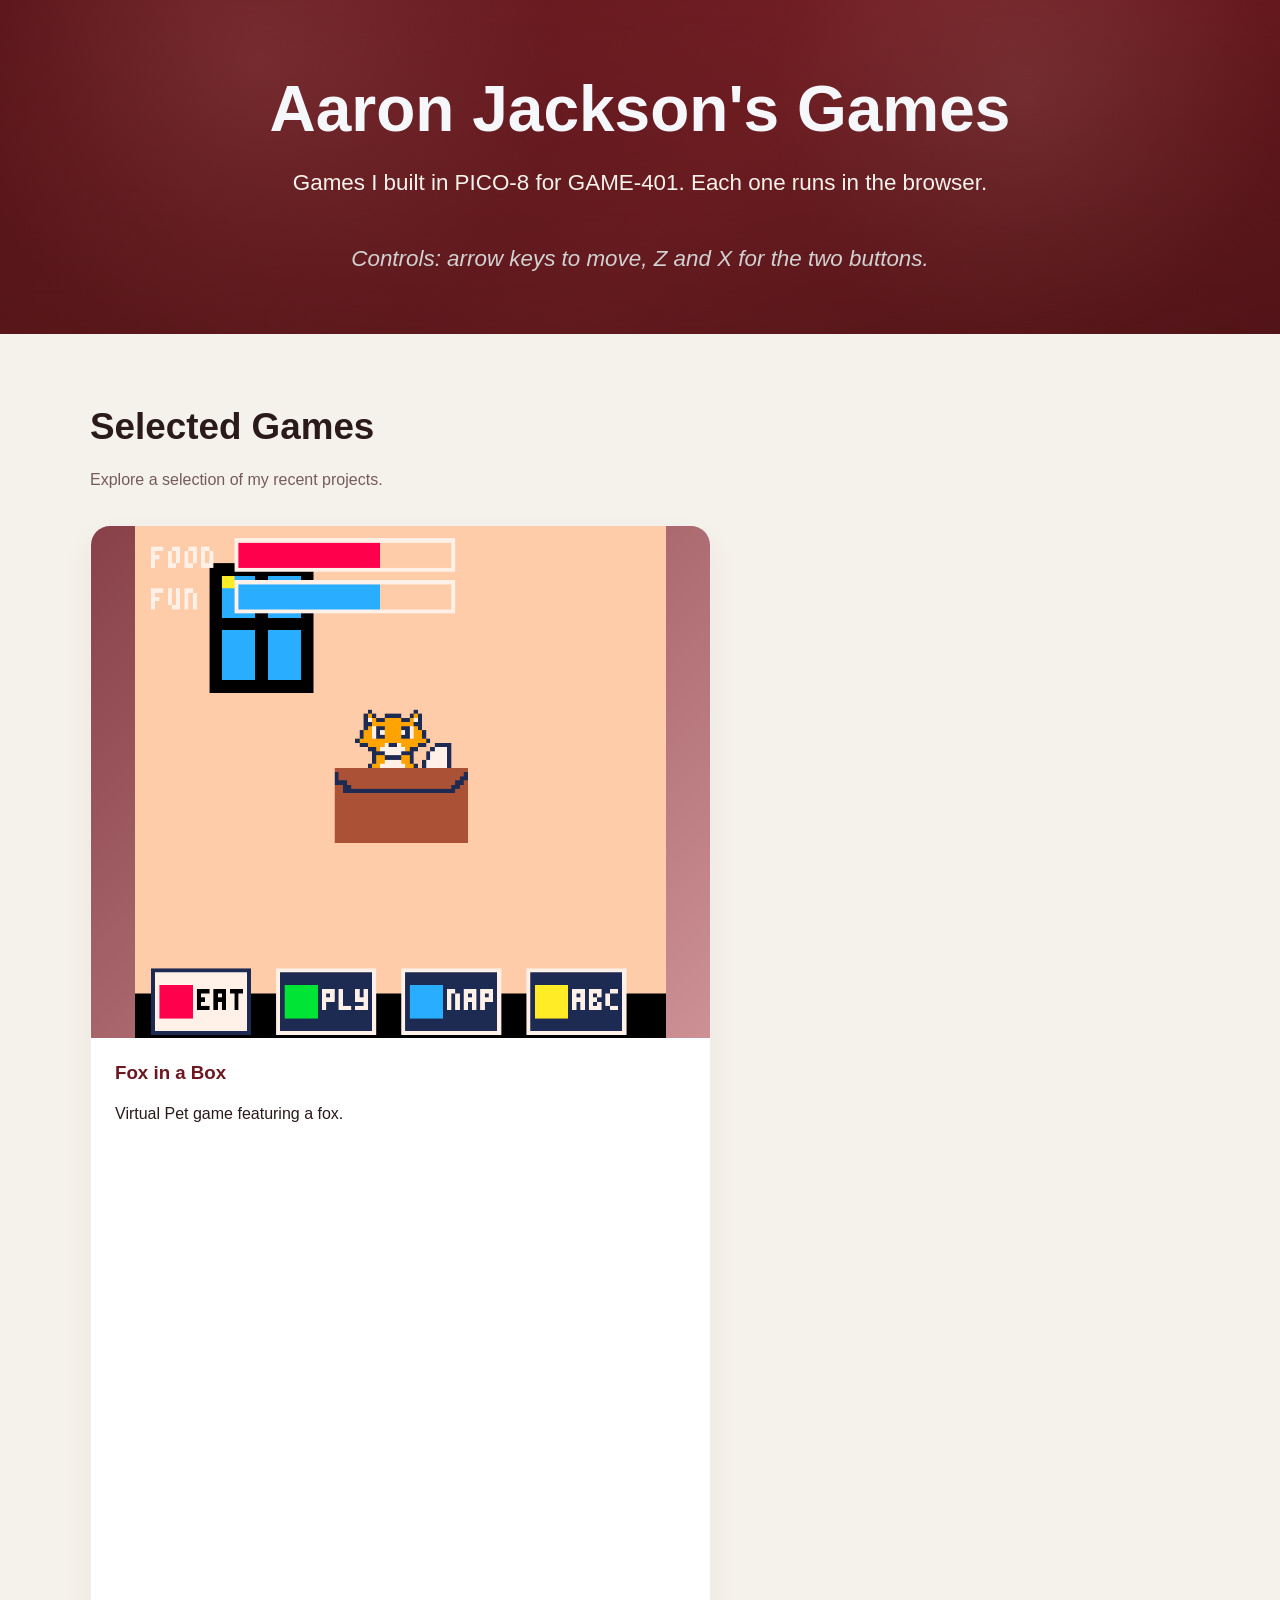
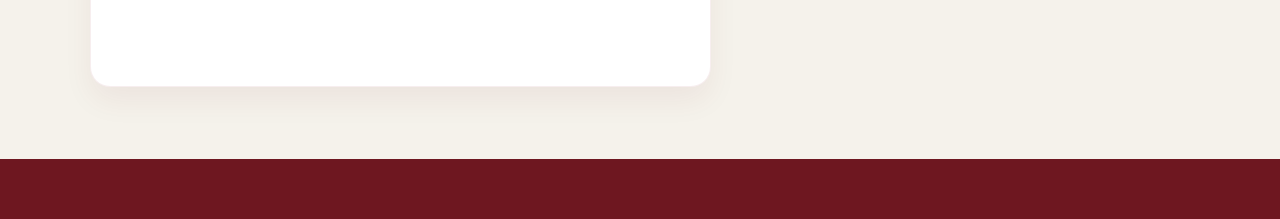
<file: index.html>
<!DOCTYPE html>
<html lang="en">
<head>
  <meta charset="UTF-8" />
  <meta name="viewport" content="width=device-width, initial-scale=1.0" />
  <title>Aaron Jackson's Game Portfolio</title>

  <style>
    * {
      box-sizing: border-box;
    }

    html {
      scroll-behavior: smooth;
    }

    :root {
      --color-primary: #6e1720;
      --color-primary-2: #9e2b34;
      --color-primary-3: #f3c6c6;
      --color-cream: #f5f2eb;
      --color-text: #2b1a1a;
    }

    body {
      margin: 0;
      color: var(--color-text);
      font-family: Arial, Helvetica, sans-serif;
      background:
        radial-gradient(circle at top, rgba(255, 255, 255, 0.25), transparent 30%),
        linear-gradient(180deg, var(--color-primary) 0%, var(--color-cream) 28%, var(--color-cream) 72%, var(--color-primary) 100%);
    }

    a {
      color: inherit;
      text-decoration: none;
    }

    .container {
      width: min(1100px, 92%);
      margin: 0 auto;
    }

    .topbar {
      position: sticky;
      top: 0;
      z-index: 10;
      background: rgba(110, 23, 32, 0.96);
      border-bottom: 1px solid rgba(255, 255, 255, 0.12);
    }

    .nav-bar {
      min-height: 72px;
      display: flex;
      align-items: center;
      justify-content: center;
    }

    .nav-links {
      display: flex;
      flex-wrap: wrap;
      justify-content: center;
      gap: 18px;
      margin: 0;
      padding: 0;
      list-style: none;
    }

    .nav-links a {
      color: var(--color-cream);
      font-size: 0.95rem;
    }

    .nav-links a:hover,
    .game-card a:hover {
      text-decoration: underline;
    }

    .hero {
      padding: 72px 0 56px;
      text-align: center;
      background:
        linear-gradient(rgba(70, 18, 20, 0.5), rgba(70, 18, 20, 0.7)),
        radial-gradient(circle at 20% 20%, rgba(255, 150, 150, 0.36), transparent 28%),
        radial-gradient(circle at 80% 30%, rgba(255, 200, 190, 0.26), transparent 24%),
        linear-gradient(135deg, var(--color-primary), var(--color-primary-2) 55%, var(--color-primary));
    }

    .hero-content {
      display: flex;
      justify-content: center;
    }

    .profile-card {
      width: min(680px, 100%);
      padding: 56px 28px;
      color: #f5f7fb;
      text-align: center;
      border: 1px solid rgba(255, 255, 255, 0.14);
      border-radius: 24px;
      background: rgba(16, 24, 40, 0.32);
      box-shadow: 0 18px 50px rgba(0, 0, 0, 0.2);
      backdrop-filter: blur(6px);
    }

    .profile-photo {
      width: 128px;
      height: 128px;
      display: flex;
      align-items: center;
      justify-content: center;
      margin: 0 auto 20px;
      color: var(--color-primary);
      font-size: 2rem;
      font-weight: bold;
      border: 5px solid rgba(255, 255, 255, 0.35);
      border-radius: 50%;
      background: linear-gradient(135deg, var(--color-cream), var(--color-primary-3));
    }

    .eyebrow,
    .section-label {
      margin: 0 0 10px;
      font-size: 0.8rem;
      font-weight: bold;
      letter-spacing: 0.12em;
      text-transform: uppercase;
    }

    .hero h1 {
      margin: 0;
      color: #f5f7fb;
      font-size: clamp(2.2rem, 5vw, 4rem);
    }

    .hero-text {
      max-width: 56ch;
      margin: 18px auto 0;
      color: var(--color-cream);
      font-size: clamp(0.95rem, 2.3vw, 1.4rem);
      line-height: 1.7;
    }

    .hero-text span {
      color: #d1d1d1;
      font-style: italic;
    }

    .section {
      padding: 72px 0;
    }

    .section-light {
      background: var(--color-cream);
    }

    .section-dark {
      color: #f5f7fb;
      background: var(--color-primary);
    }

    .section h2 {
      margin: 0 0 18px;
      font-size: clamp(1.7rem, 3vw, 2.3rem);
    }

    .section-heading {
      margin-bottom: 32px;
    }

    .section-heading p {
      margin: 0;
      color: #765b5b;
    }

    .section p {
      line-height: 1.7;
    }

    .section-label-light {
      color: #ffdfe0;
    }

    .project-list {
      display: grid;
      grid-template-columns: repeat(auto-fit, minmax(280px, 1fr));
      gap: 28px;
    }

    .game-card {
      overflow: hidden;
      border: 1px solid rgba(158, 43, 52, 0.08);
      border-radius: 20px;
      background: #fff;
      box-shadow: 0 14px 30px rgba(110, 23, 32, 0.06);
      max-width: 621px;
    }

    .card-content {
      padding: 24px;
    }

    .card-content h3 {
      margin: 0 0 12px;
      color: var(--color-primary);
    }

    .card-content p {
      margin-bottom: 22px;
    }

    .game-card a {
      color: var(--color-primary-2);
      font-weight: bold;
    }

    .screenshot {
      aspect-ratio: 621 / 513;
      display: flex;
      align-items: center;
      justify-content: center;
      color: #fff;
      font-size: 0.8rem;
      font-weight: bold;
      letter-spacing: 0.12em;
      background:
        linear-gradient(135deg, rgba(110, 23, 32, 0.82), rgba(158, 43, 52, 0.52)),
        repeating-linear-gradient(135deg, rgba(255, 255, 255, 0.08) 0 2px, transparent 2px 12px);
    }

    .screenshot img {
      width: 100%;
      height: 100%;
      object-fit: contain;
    }

    .game-embed {
      width: 100%;
      max-width: 621px;
    }

    .game-embed iframe {
      width: 100%;
      aspect-ratio: 621 / 513;
      border: 0;
      display: block;
    }

    footer {
      padding: 30px 0;
      text-align: center;
      font-size: 0.9rem;
    }

    @media (max-width: 700px) {
      .hero {
        padding: 56px 0 40px;
      }

      .section {
        padding: 56px 0;
      }
    }

    @media (max-width: 480px) {
      .hero {
        padding: 42px 0 32px;
      }

      .section {
        padding: 40px 0;
      }

      .game-card {
        flex-basis: 100%;
      }
    }
  </style>
</head>

<body>
  <header class="hero">
    <div class="container">
      <h1>Aaron Jackson's Games</h1>
      <p class="hero-text">
        Games I built in PICO-8 for GAME-401. Each one runs in the browser.<br>
        <br>
        <span>Controls: arrow keys to move, Z and X for the two buttons.</span>
      </p>
    </div>
  </header>

  <main class="section section-light">
    <div class="container">
      <div class="section-heading">
        <h2>Selected Games</h2>
        <p>Explore a selection of my recent projects.</p>
      </div>

      <section class="project-list" aria-label="Game portfolio">
        <article class="game-card">
          <div class="screenshot"><img src="thumb.png" alt="Screenshot of my PICO-8 game"></div>
          <div class="card-content">
            <h3>Fox in a Box</h3>
            <p>
              Virtual Pet game featuring a fox.
            </p>
            <div class="game-embed">
              <iframe src="https://www.lexaloffle.com/bbs/widget.php?pid=fox_box" allowfullscreen width="621" height="513" style="border:none; overflow:hidden"></iframe>
            </div>
          </div>
        </article>

        <!--
        <article class="game-card">
          <div class="screenshot">GAME SCREENSHOT</div>
          <div class="card-content">
            <h3>Moonlit Vale</h3>
            <p>
              A quiet exploration game about discovering forgotten secrets
              in a mysterious forest beneath a silver moon.
            </p>
            <div class="game-embed">
              Replace this area with an embedded game iframe.
            </div>
          </div>
        </article>

        <article class="game-card">
          <div class="screenshot">GAME SCREENSHOT</div>
          <div class="card-content">
            <h3>Signal Lost</h3>
            <p>
              A minimalist puzzle adventure where every transmission reveals
              another piece of a vanished expedition.
            </p>
            <div class="game-embed">
              Replace this area with an embedded game iframe.
            </div>
          </div>
        </article>
        -->
      </section>
    </div>
  </main>

  <footer class="section-dark">
    <div class="container">
      <!--
      &copy; 2026 Aaron Jackson. All rights reserved.
    -->
    </div>
  </footer>
</body>
</html>
</file>
